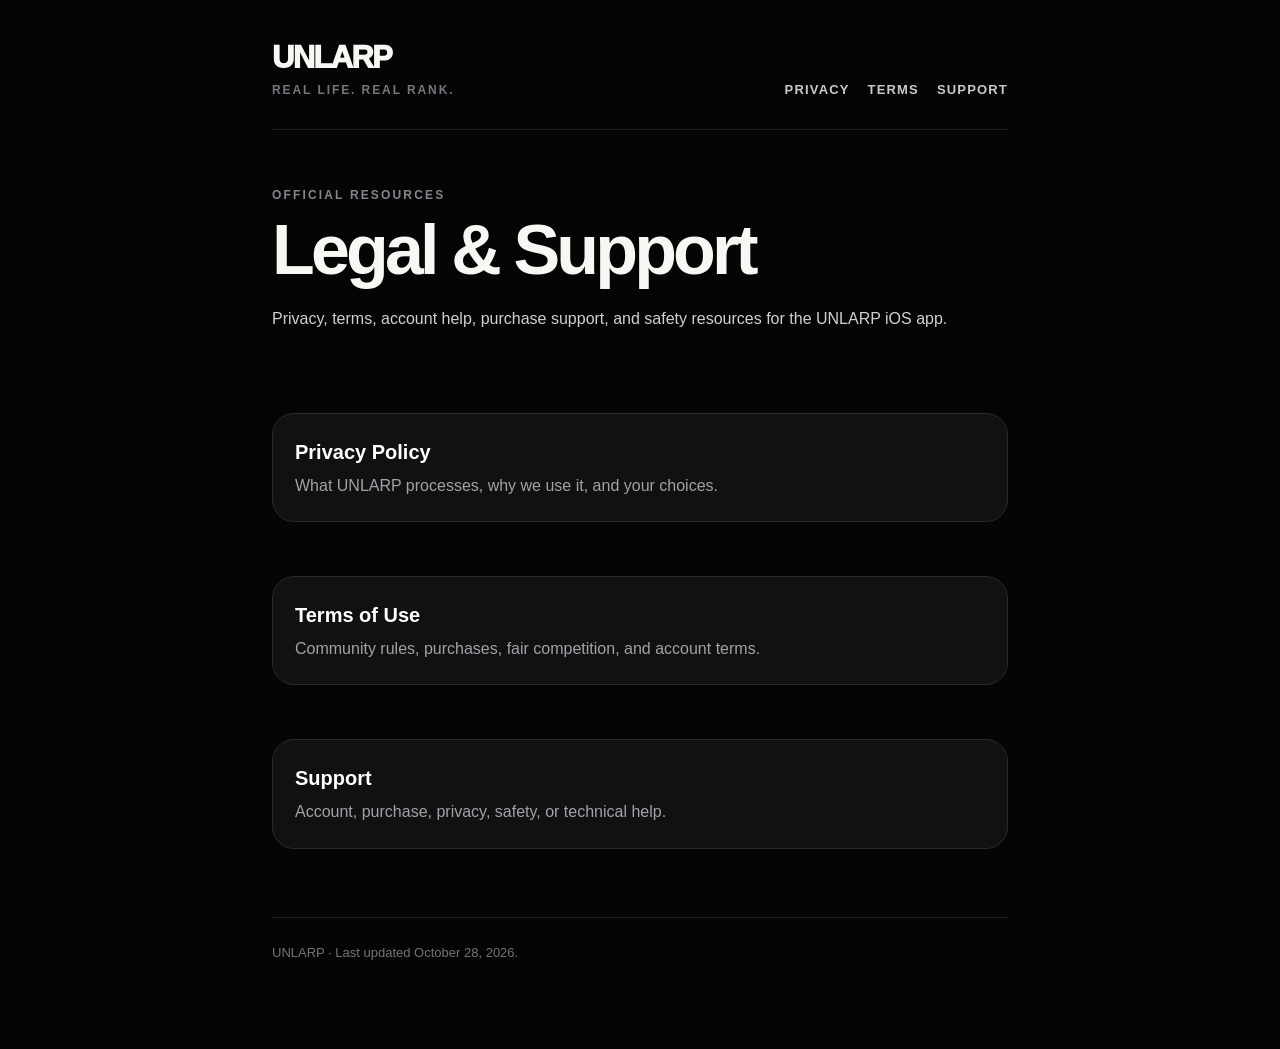
<file: index.html>
<!doctype html><html lang="en"><head><meta charset="utf-8"><meta name="viewport" content="width=device-width,initial-scale=1,viewport-fit=cover"><meta name="theme-color" content="#050505"><title>Legal & Support · UNLARP</title><link rel="stylesheet" href="/styles.css"></head><body><main><header><div><div class="brand">UNLARP</div><div class="tag">Real life. Real rank.</div></div><nav><a href="/privacy/">Privacy</a><a href="/terms/">Terms</a><a href="/support/">Support</a></nav></header><section class="hero"><div class="eyebrow">Official resources</div><h1>Legal & Support</h1><p>Privacy, terms, account help, purchase support, and safety resources for the UNLARP iOS app.</p></section><div class="grid"><a class="card linkcard" href="/privacy/"><strong>Privacy Policy</strong><p>What UNLARP processes, why we use it, and your choices.</p></a><a class="card linkcard" href="/terms/"><strong>Terms of Use</strong><p>Community rules, purchases, fair competition, and account terms.</p></a><a class="card linkcard" href="/support/"><strong>Support</strong><p>Account, purchase, privacy, safety, or technical help.</p></a></div><footer>UNLARP · Last updated October 28, 2026.</footer></main></body></html>
</file>
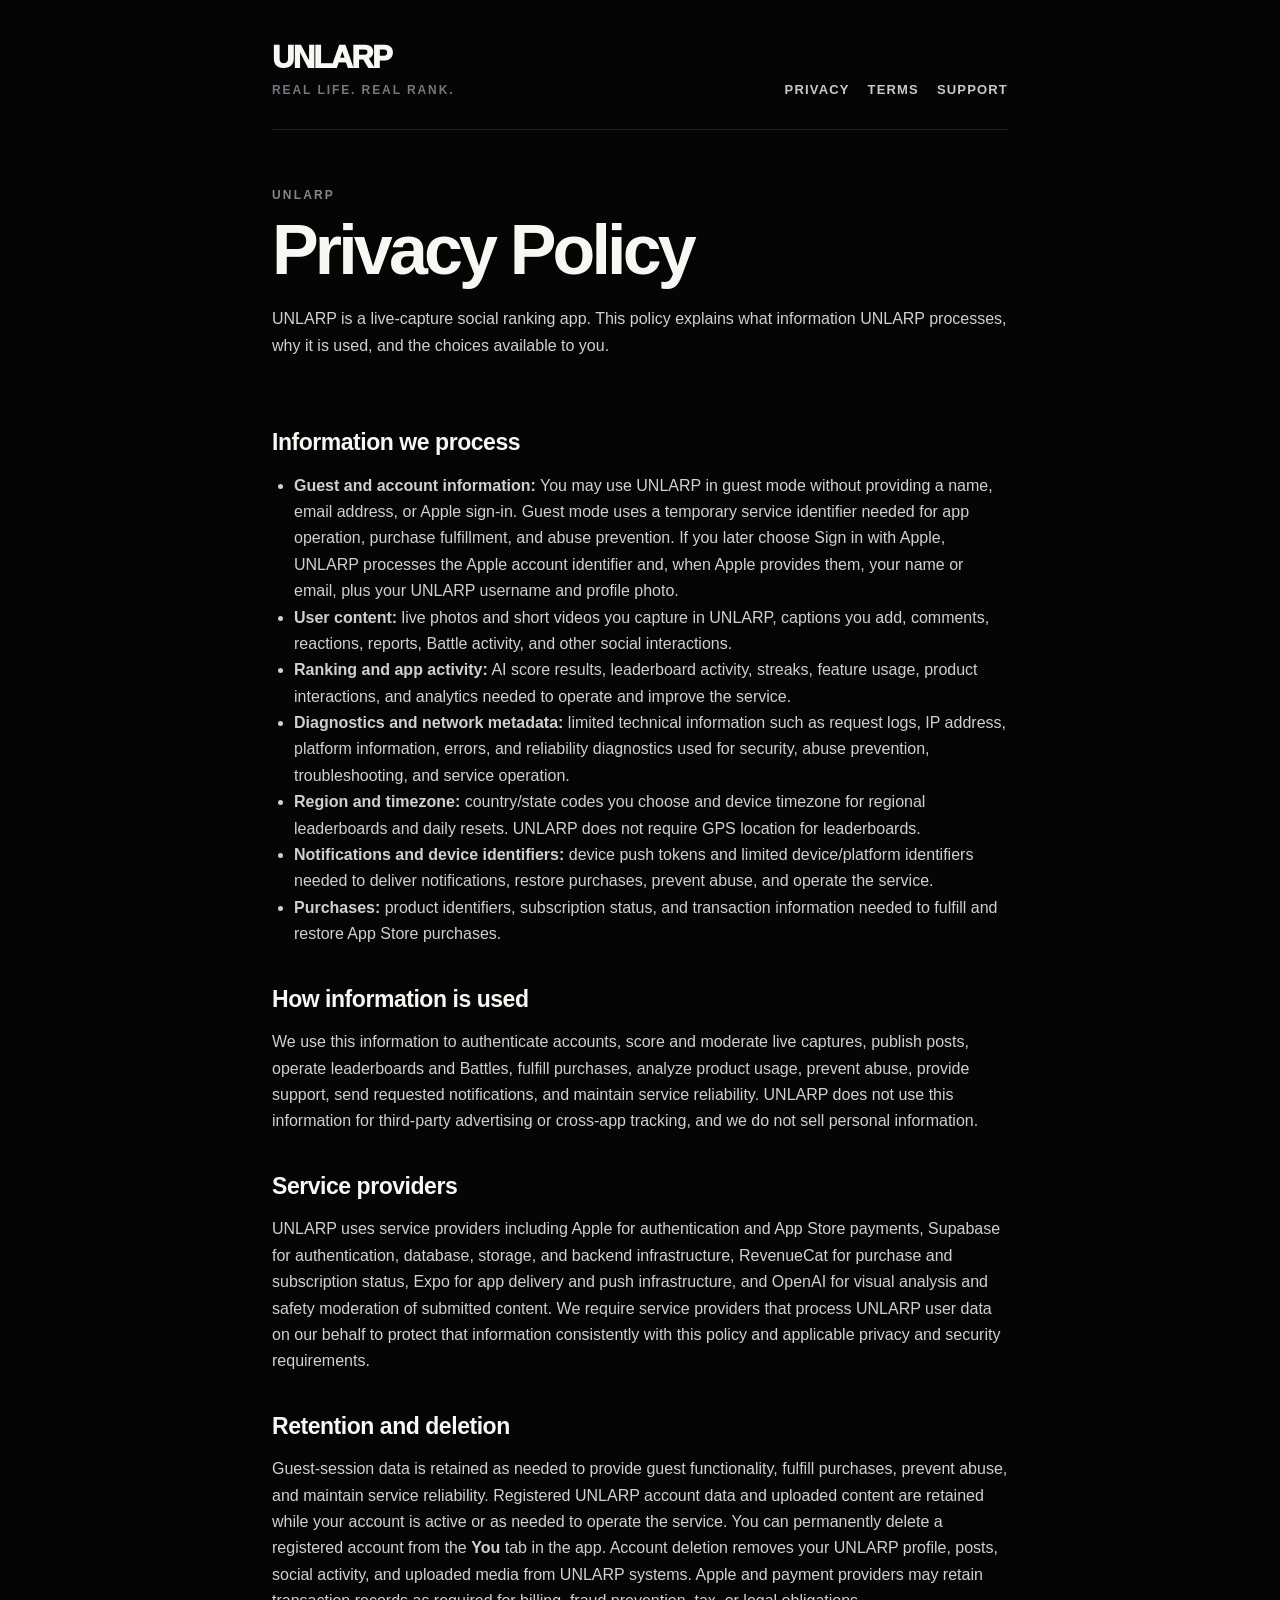
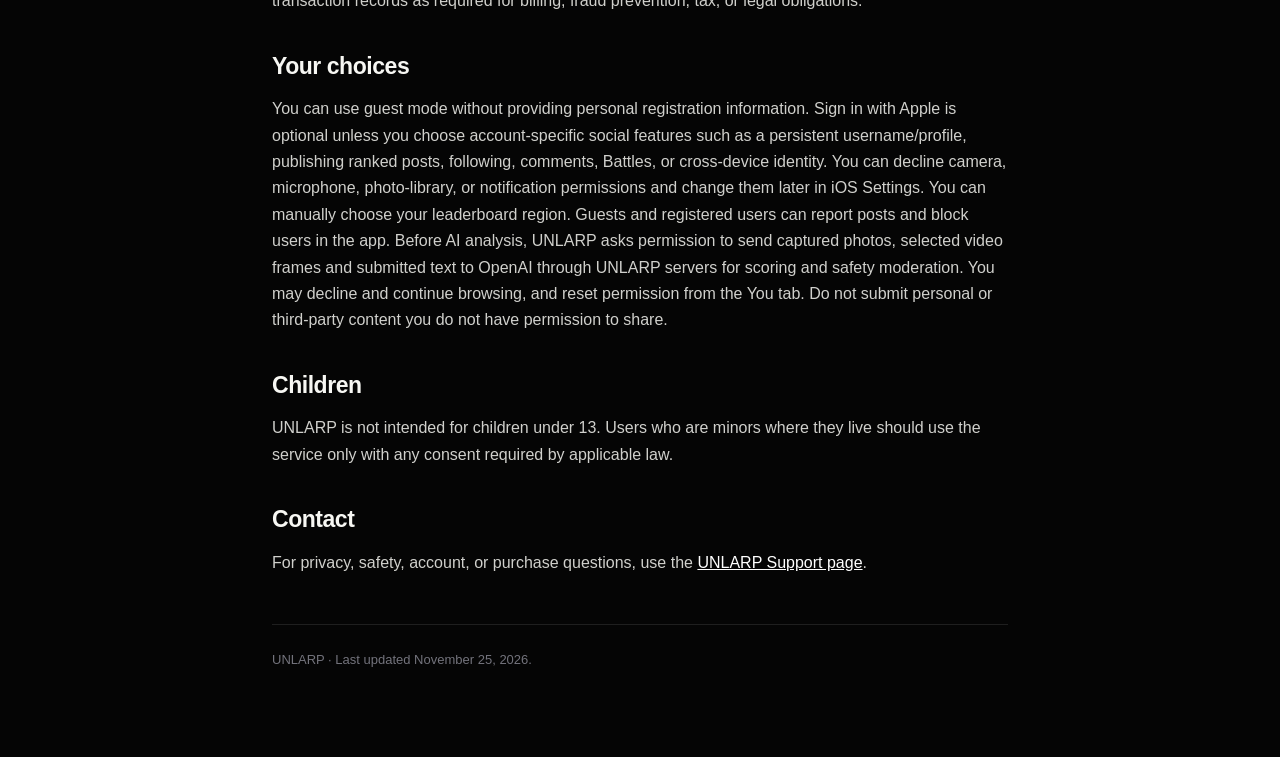
<file: privacy/index.html>
<!doctype html><html lang="en"><head><meta charset="utf-8"><meta name="viewport" content="width=device-width,initial-scale=1,viewport-fit=cover"><meta name="theme-color" content="#050505"><title>Privacy Policy · UNLARP</title><link rel="stylesheet" href="/styles.css"></head><body><main><header><div><div class="brand">UNLARP</div><div class="tag">Real life. Real rank.</div></div><nav><a href="/privacy/">Privacy</a><a href="/terms/">Terms</a><a href="/support/">Support</a></nav></header><section class="hero"><div class="eyebrow">UNLARP</div><h1>Privacy Policy</h1><p>UNLARP is a live-capture social ranking app. This policy explains what information UNLARP processes, why it is used, and the choices available to you.</p></section>
<h2>Information we process</h2><ul>
<li><strong>Guest and account information:</strong> You may use UNLARP in guest mode without providing a name, email address, or Apple sign-in. Guest mode uses a temporary service identifier needed for app operation, purchase fulfillment, and abuse prevention. If you later choose Sign in with Apple, UNLARP processes the Apple account identifier and, when Apple provides them, your name or email, plus your UNLARP username and profile photo.</li>
<li><strong>User content:</strong> live photos and short videos you capture in UNLARP, captions you add, comments, reactions, reports, Battle activity, and other social interactions.</li>
<li><strong>Ranking and app activity:</strong> AI score results, leaderboard activity, streaks, feature usage, product interactions, and analytics needed to operate and improve the service.</li>
<li><strong>Diagnostics and network metadata:</strong> limited technical information such as request logs, IP address, platform information, errors, and reliability diagnostics used for security, abuse prevention, troubleshooting, and service operation.</li>
<li><strong>Region and timezone:</strong> country/state codes you choose and device timezone for regional leaderboards and daily resets. UNLARP does not require GPS location for leaderboards.</li>
<li><strong>Notifications and device identifiers:</strong> device push tokens and limited device/platform identifiers needed to deliver notifications, restore purchases, prevent abuse, and operate the service.</li>
<li><strong>Purchases:</strong> product identifiers, subscription status, and transaction information needed to fulfill and restore App Store purchases.</li>
</ul>
<h2>How information is used</h2><p>We use this information to authenticate accounts, score and moderate live captures, publish posts, operate leaderboards and Battles, fulfill purchases, analyze product usage, prevent abuse, provide support, send requested notifications, and maintain service reliability. UNLARP does not use this information for third-party advertising or cross-app tracking, and we do not sell personal information.</p>
<h2>Service providers</h2><p>UNLARP uses service providers including Apple for authentication and App Store payments, Supabase for authentication, database, storage, and backend infrastructure, RevenueCat for purchase and subscription status, Expo for app delivery and push infrastructure, and OpenAI for visual analysis and safety moderation of submitted content. We require service providers that process UNLARP user data on our behalf to protect that information consistently with this policy and applicable privacy and security requirements.</p>
<h2>Retention and deletion</h2><p>Guest-session data is retained as needed to provide guest functionality, fulfill purchases, prevent abuse, and maintain service reliability. Registered UNLARP account data and uploaded content are retained while your account is active or as needed to operate the service. You can permanently delete a registered account from the <strong>You</strong> tab in the app. Account deletion removes your UNLARP profile, posts, social activity, and uploaded media from UNLARP systems. Apple and payment providers may retain transaction records as required for billing, fraud prevention, tax, or legal obligations.</p>
<h2>Your choices</h2><p>You can use guest mode without providing personal registration information. Sign in with Apple is optional unless you choose account-specific social features such as a persistent username/profile, publishing ranked posts, following, comments, Battles, or cross-device identity. You can decline camera, microphone, photo-library, or notification permissions and change them later in iOS Settings. You can manually choose your leaderboard region. Guests and registered users can report posts and block users in the app. Before AI analysis, UNLARP asks permission to send captured photos, selected video frames and submitted text to OpenAI through UNLARP servers for scoring and safety moderation. You may decline and continue browsing, and reset permission from the You tab. Do not submit personal or third-party content you do not have permission to share.</p>
<h2>Children</h2><p>UNLARP is not intended for children under 13. Users who are minors where they live should use the service only with any consent required by applicable law.</p>
<h2>Contact</h2><p>For privacy, safety, account, or purchase questions, use the <a href="/support/">UNLARP Support page</a>.</p><footer>UNLARP · Last updated November 25, 2026.</footer></main></body></html>
</file>
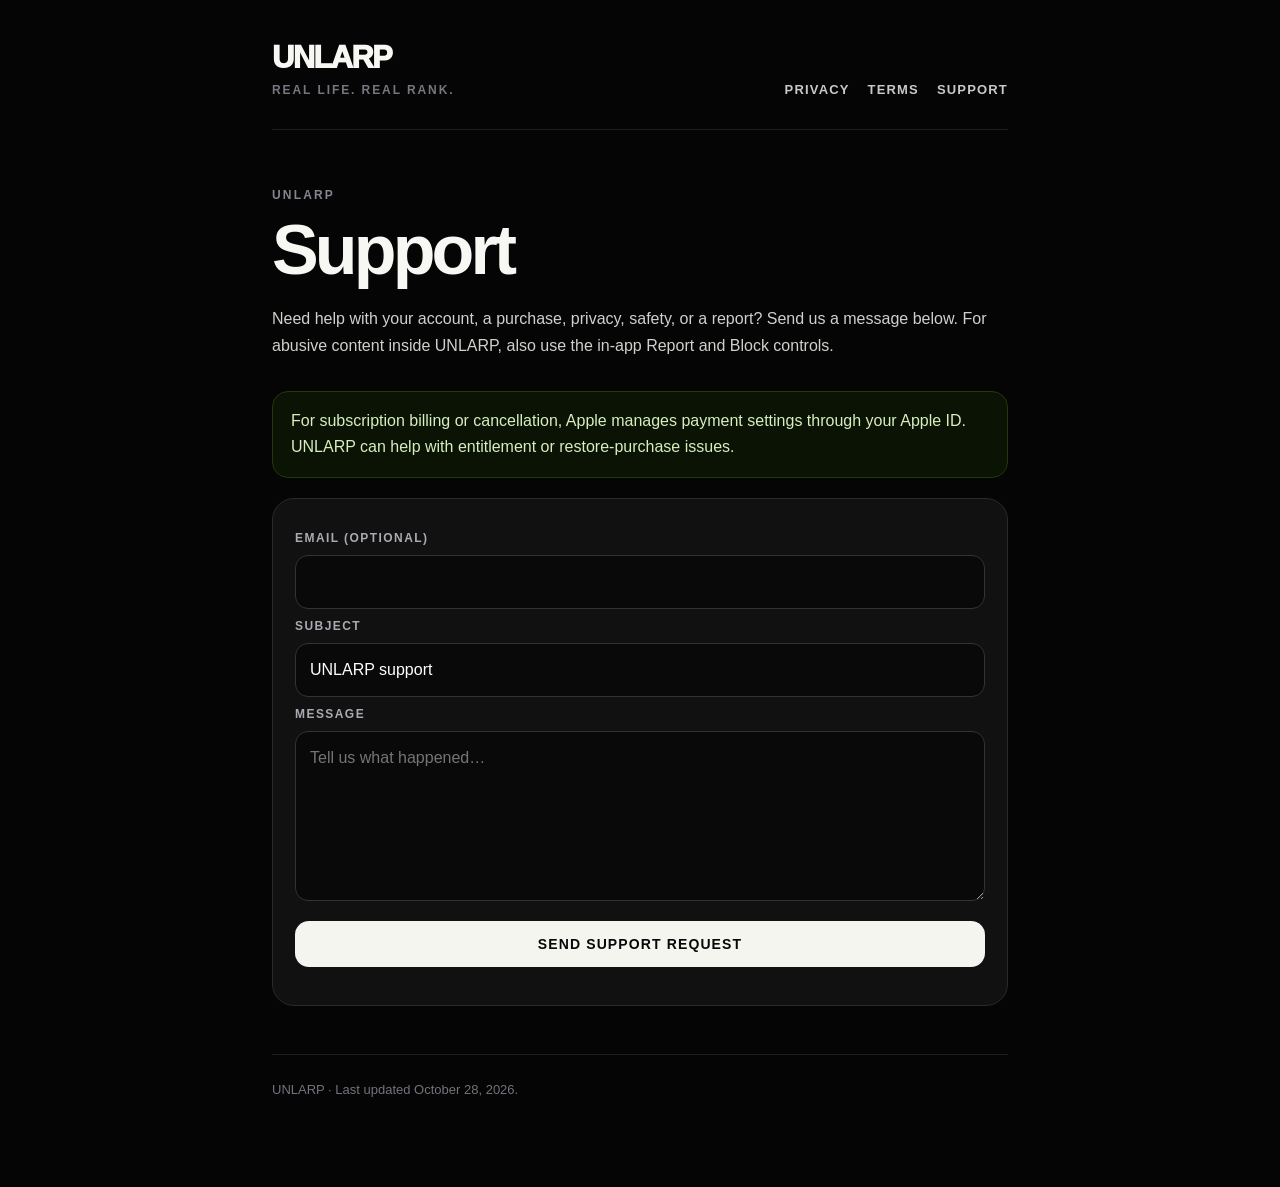
<file: support/index.html>
<!doctype html><html lang="en"><head><meta charset="utf-8"><meta name="viewport" content="width=device-width,initial-scale=1,viewport-fit=cover"><meta name="theme-color" content="#050505"><title>Support · UNLARP</title><link rel="stylesheet" href="/styles.css"></head><body><main><header><div><div class="brand">UNLARP</div><div class="tag">Real life. Real rank.</div></div><nav><a href="/privacy/">Privacy</a><a href="/terms/">Terms</a><a href="/support/">Support</a></nav></header><section class="hero"><div class="eyebrow">UNLARP</div><h1>Support</h1><p>Need help with your account, a purchase, privacy, safety, or a report? Send us a message below. For abusive content inside UNLARP, also use the in-app Report and Block controls.</p></section>
<div class="note">For subscription billing or cancellation, Apple manages payment settings through your Apple ID. UNLARP can help with entitlement or restore-purchase issues.</div>
<div class="card"><form id="f"><label for="email">Email (optional)</label><input id="email" type="email" maxlength="320" autocomplete="email"><label for="subject">Subject</label><input id="subject" maxlength="160" value="UNLARP support"><label for="message">Message</label><textarea id="message" maxlength="4000" required placeholder="Tell us what happened…"></textarea><button id="send" type="submit">SEND SUPPORT REQUEST</button><p id="status" aria-live="polite"></p></form></div>
<script>
const f=document.getElementById('f'),statusEl=document.getElementById('status'),btn=document.getElementById('send');
f.addEventListener('submit',async(e)=>{e.preventDefault();statusEl.className='';statusEl.textContent='Sending…';btn.disabled=true;try{const r=await fetch('https://seiuysbfngjttsfyejdc.supabase.co/functions/v1/unlarp-support',{method:'POST',headers:{'content-type':'application/json'},body:JSON.stringify({email:document.getElementById('email').value,subject:document.getElementById('subject').value,message:document.getElementById('message').value})});if(!r.ok)throw new Error();statusEl.className='ok';statusEl.textContent='Request received. We’ll review it as soon as possible.';document.getElementById('message').value='';}catch(_){statusEl.className='err';statusEl.textContent='Could not send your request. Please try again.'}finally{btn.disabled=false}});
</script><footer>UNLARP · Last updated October 28, 2026.</footer></main></body></html>
</file>
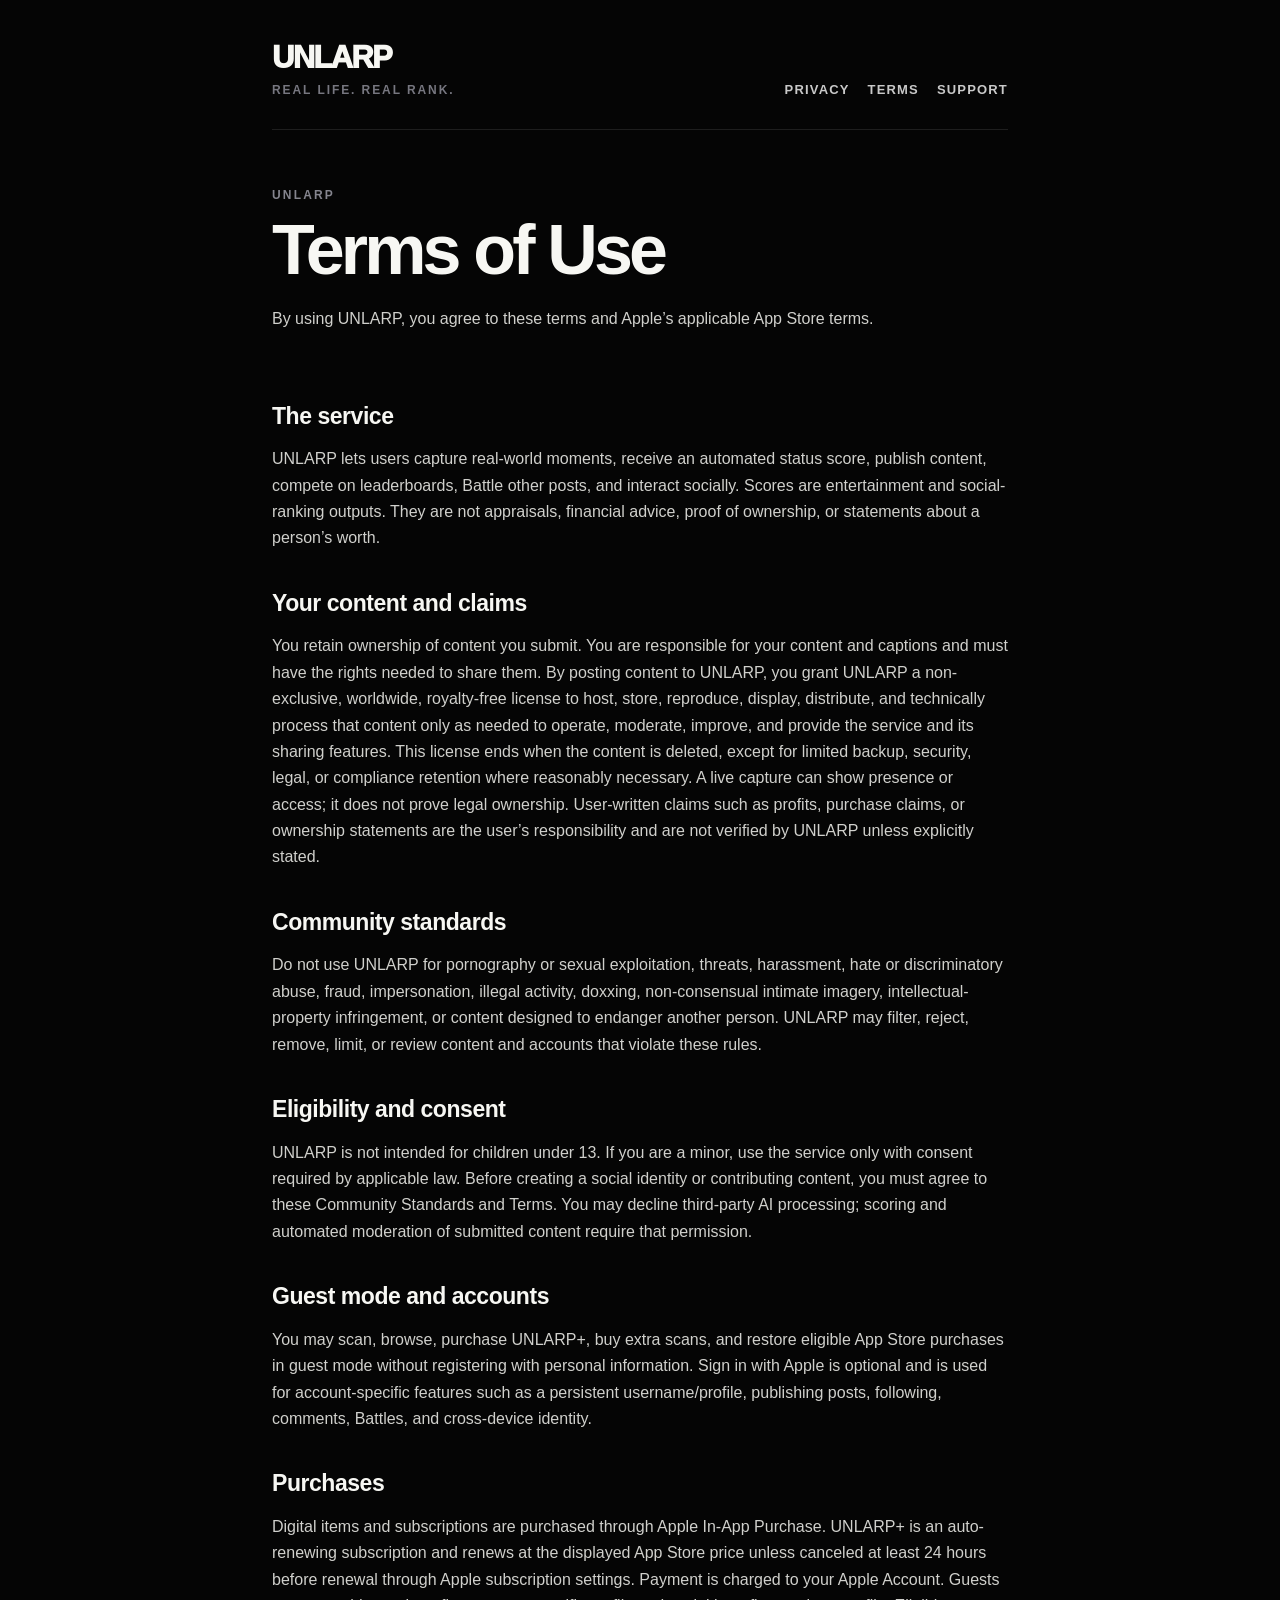
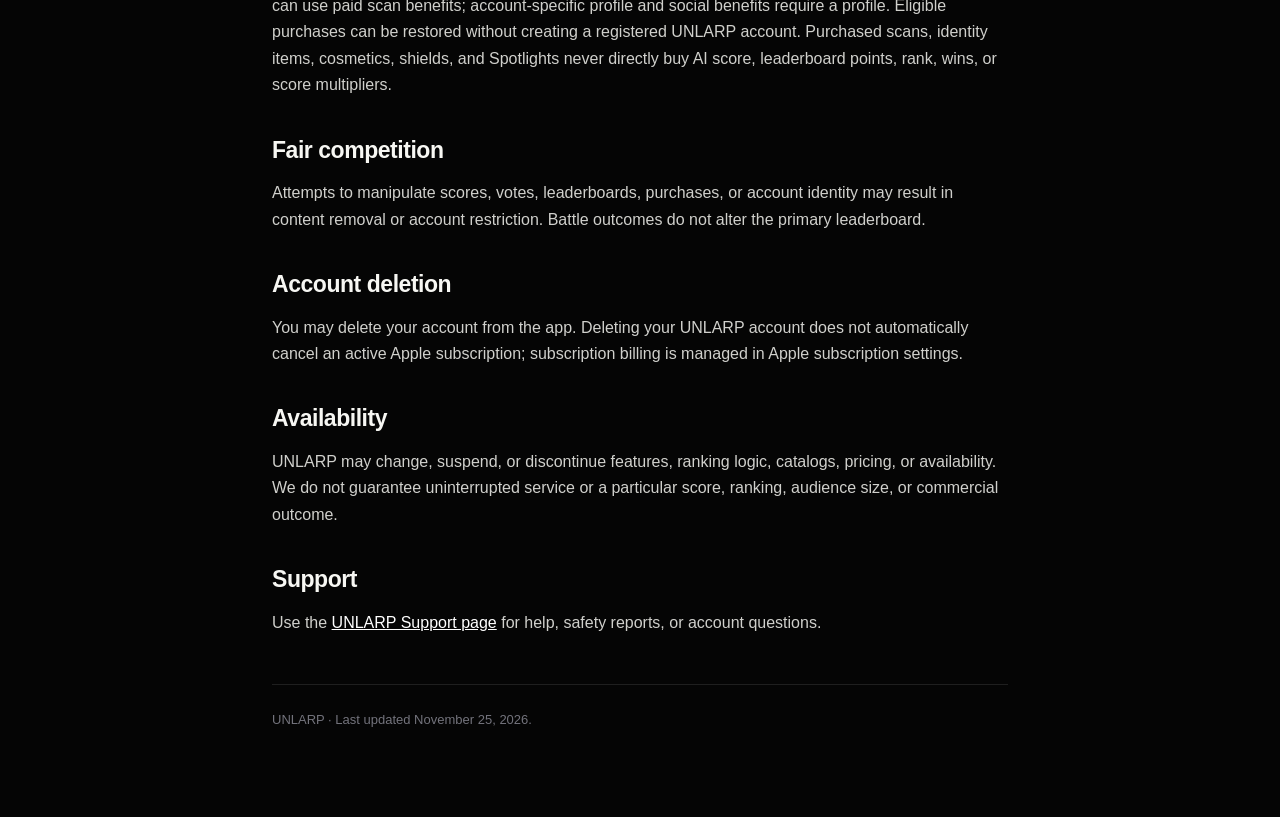
<file: terms/index.html>
<!doctype html><html lang="en"><head><meta charset="utf-8"><meta name="viewport" content="width=device-width,initial-scale=1,viewport-fit=cover"><meta name="theme-color" content="#050505"><title>Terms of Use · UNLARP</title><link rel="stylesheet" href="/styles.css"></head><body><main><header><div><div class="brand">UNLARP</div><div class="tag">Real life. Real rank.</div></div><nav><a href="/privacy/">Privacy</a><a href="/terms/">Terms</a><a href="/support/">Support</a></nav></header><section class="hero"><div class="eyebrow">UNLARP</div><h1>Terms of Use</h1><p>By using UNLARP, you agree to these terms and Apple’s applicable App Store terms.</p></section>
<h2>The service</h2><p>UNLARP lets users capture real-world moments, receive an automated status score, publish content, compete on leaderboards, Battle other posts, and interact socially. Scores are entertainment and social-ranking outputs. They are not appraisals, financial advice, proof of ownership, or statements about a person’s worth.</p>
<h2>Your content and claims</h2><p>You retain ownership of content you submit. You are responsible for your content and captions and must have the rights needed to share them. By posting content to UNLARP, you grant UNLARP a non-exclusive, worldwide, royalty-free license to host, store, reproduce, display, distribute, and technically process that content only as needed to operate, moderate, improve, and provide the service and its sharing features. This license ends when the content is deleted, except for limited backup, security, legal, or compliance retention where reasonably necessary. A live capture can show presence or access; it does not prove legal ownership. User-written claims such as profits, purchase claims, or ownership statements are the user’s responsibility and are not verified by UNLARP unless explicitly stated.</p>
<h2>Community standards</h2><p>Do not use UNLARP for pornography or sexual exploitation, threats, harassment, hate or discriminatory abuse, fraud, impersonation, illegal activity, doxxing, non-consensual intimate imagery, intellectual-property infringement, or content designed to endanger another person. UNLARP may filter, reject, remove, limit, or review content and accounts that violate these rules.</p>
<h2>Eligibility and consent</h2><p>UNLARP is not intended for children under 13. If you are a minor, use the service only with consent required by applicable law. Before creating a social identity or contributing content, you must agree to these Community Standards and Terms. You may decline third-party AI processing; scoring and automated moderation of submitted content require that permission.</p><h2>Guest mode and accounts</h2><p>You may scan, browse, purchase UNLARP+, buy extra scans, and restore eligible App Store purchases in guest mode without registering with personal information. Sign in with Apple is optional and is used for account-specific features such as a persistent username/profile, publishing posts, following, comments, Battles, and cross-device identity.</p><h2>Purchases</h2><p>Digital items and subscriptions are purchased through Apple In-App Purchase. UNLARP+ is an auto-renewing subscription and renews at the displayed App Store price unless canceled at least 24 hours before renewal through Apple subscription settings. Payment is charged to your Apple Account. Guests can use paid scan benefits; account-specific profile and social benefits require a profile. Eligible purchases can be restored without creating a registered UNLARP account. Purchased scans, identity items, cosmetics, shields, and Spotlights never directly buy AI score, leaderboard points, rank, wins, or score multipliers.</p>
<h2>Fair competition</h2><p>Attempts to manipulate scores, votes, leaderboards, purchases, or account identity may result in content removal or account restriction. Battle outcomes do not alter the primary leaderboard.</p>
<h2>Account deletion</h2><p>You may delete your account from the app. Deleting your UNLARP account does not automatically cancel an active Apple subscription; subscription billing is managed in Apple subscription settings.</p>
<h2>Availability</h2><p>UNLARP may change, suspend, or discontinue features, ranking logic, catalogs, pricing, or availability. We do not guarantee uninterrupted service or a particular score, ranking, audience size, or commercial outcome.</p>
<h2>Support</h2><p>Use the <a href="/support/">UNLARP Support page</a> for help, safety reports, or account questions.</p><footer>UNLARP · Last updated November 25, 2026.</footer></main></body></html>
</file>
<file: styles.css>
:root{color-scheme:dark;--bg:#050505;--card:#111;--line:#2a2a2a;--text:#f7f7f3;--muted:#a2a2aa;--soft:#d0d0cc;--lime:#a8ff2c}
*{box-sizing:border-box}
html{background:var(--bg)}
body{margin:0;background:var(--bg);color:var(--text);font:16px/1.65 -apple-system,BlinkMacSystemFont,"Segoe UI",Inter,sans-serif;-webkit-font-smoothing:antialiased}
main{max-width:780px;margin:0 auto;padding:42px 22px 86px}
header{display:flex;align-items:flex-end;justify-content:space-between;gap:20px;padding-bottom:28px;border-bottom:1px solid #1e1e1e}
.brand{font-size:31px;font-weight:950;letter-spacing:-1.7px;line-height:1}
.tag{color:#777780;font-size:12px;font-weight:800;letter-spacing:.16em;text-transform:uppercase;margin-top:8px}
nav{display:flex;gap:18px;flex-wrap:wrap;justify-content:flex-end}
nav a{font-size:13px;font-weight:850;letter-spacing:.09em;text-transform:uppercase;text-decoration:none;color:#c9c9c9}
nav a:hover{color:#fff}
.hero{padding:56px 0 16px}
.eyebrow{font-size:12px;font-weight:900;letter-spacing:.18em;text-transform:uppercase;color:#85858e;margin-bottom:10px}
h1{font-size:clamp(42px,9vw,70px);line-height:.98;letter-spacing:-.055em;margin:0 0 22px;font-weight:900}
h2{font-size:23px;line-height:1.2;margin:38px 0 10px;letter-spacing:-.02em}
p,li{color:var(--soft)}
a{color:#fff}
ul{padding-left:22px}
.card{border:1px solid var(--line);background:var(--card);border-radius:22px;padding:22px;margin:20px 0}
.linkcard{display:block;text-decoration:none;transition:.15s ease}
.linkcard:hover{border-color:#4b4b4b;transform:translateY(-1px)}
.linkcard strong{font-size:20px}
.linkcard p{margin:4px 0 0;color:var(--muted)}
.grid{display:grid;grid-template-columns:1fr;gap:14px;margin-top:28px}
.note{padding:16px 18px;border:1px solid #22380b;background:#0b1305;border-radius:16px;color:#d7eebf}
label{display:block;font-size:12px;font-weight:900;letter-spacing:.12em;text-transform:uppercase;color:#aaaab2;margin:8px 0 6px}
input,textarea{width:100%;background:#090909;color:#fff;border:1px solid #333;border-radius:13px;padding:13px 14px;font:inherit;outline:none}
input:focus,textarea:focus{border-color:#666}
textarea{min-height:170px;resize:vertical}
button{width:100%;background:#f5f5f0;color:#080808;border:0;border-radius:14px;padding:15px;font-weight:900;font-size:14px;letter-spacing:.08em;margin-top:12px}
button:disabled{opacity:.55}
.ok{color:var(--lime);font-weight:700}.err{color:#ff7272;font-weight:700}
footer{border-top:1px solid #1f1f1f;margin-top:48px;padding-top:24px;color:#73737c;font-size:13px}
@media(max-width:640px){header{align-items:flex-start;flex-direction:column}nav{justify-content:flex-start}.hero{padding-top:42px}}
</file>
